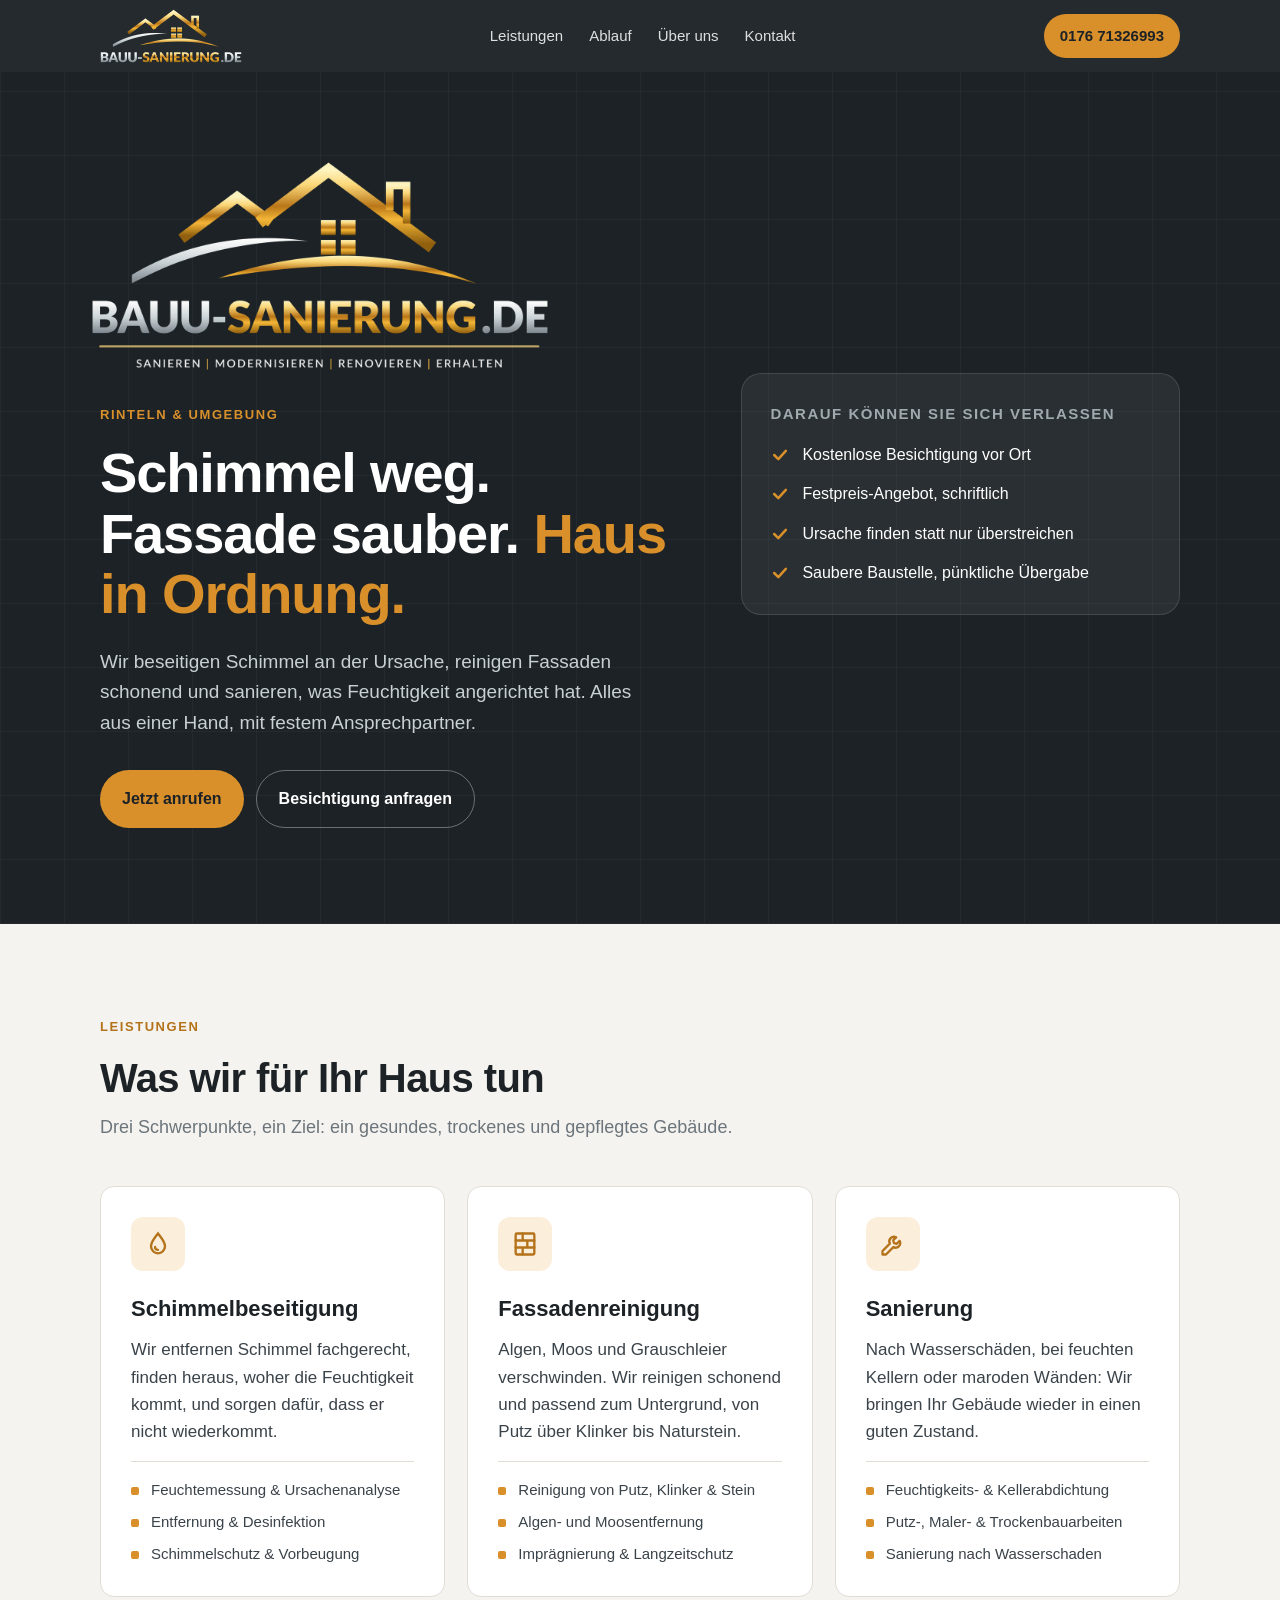
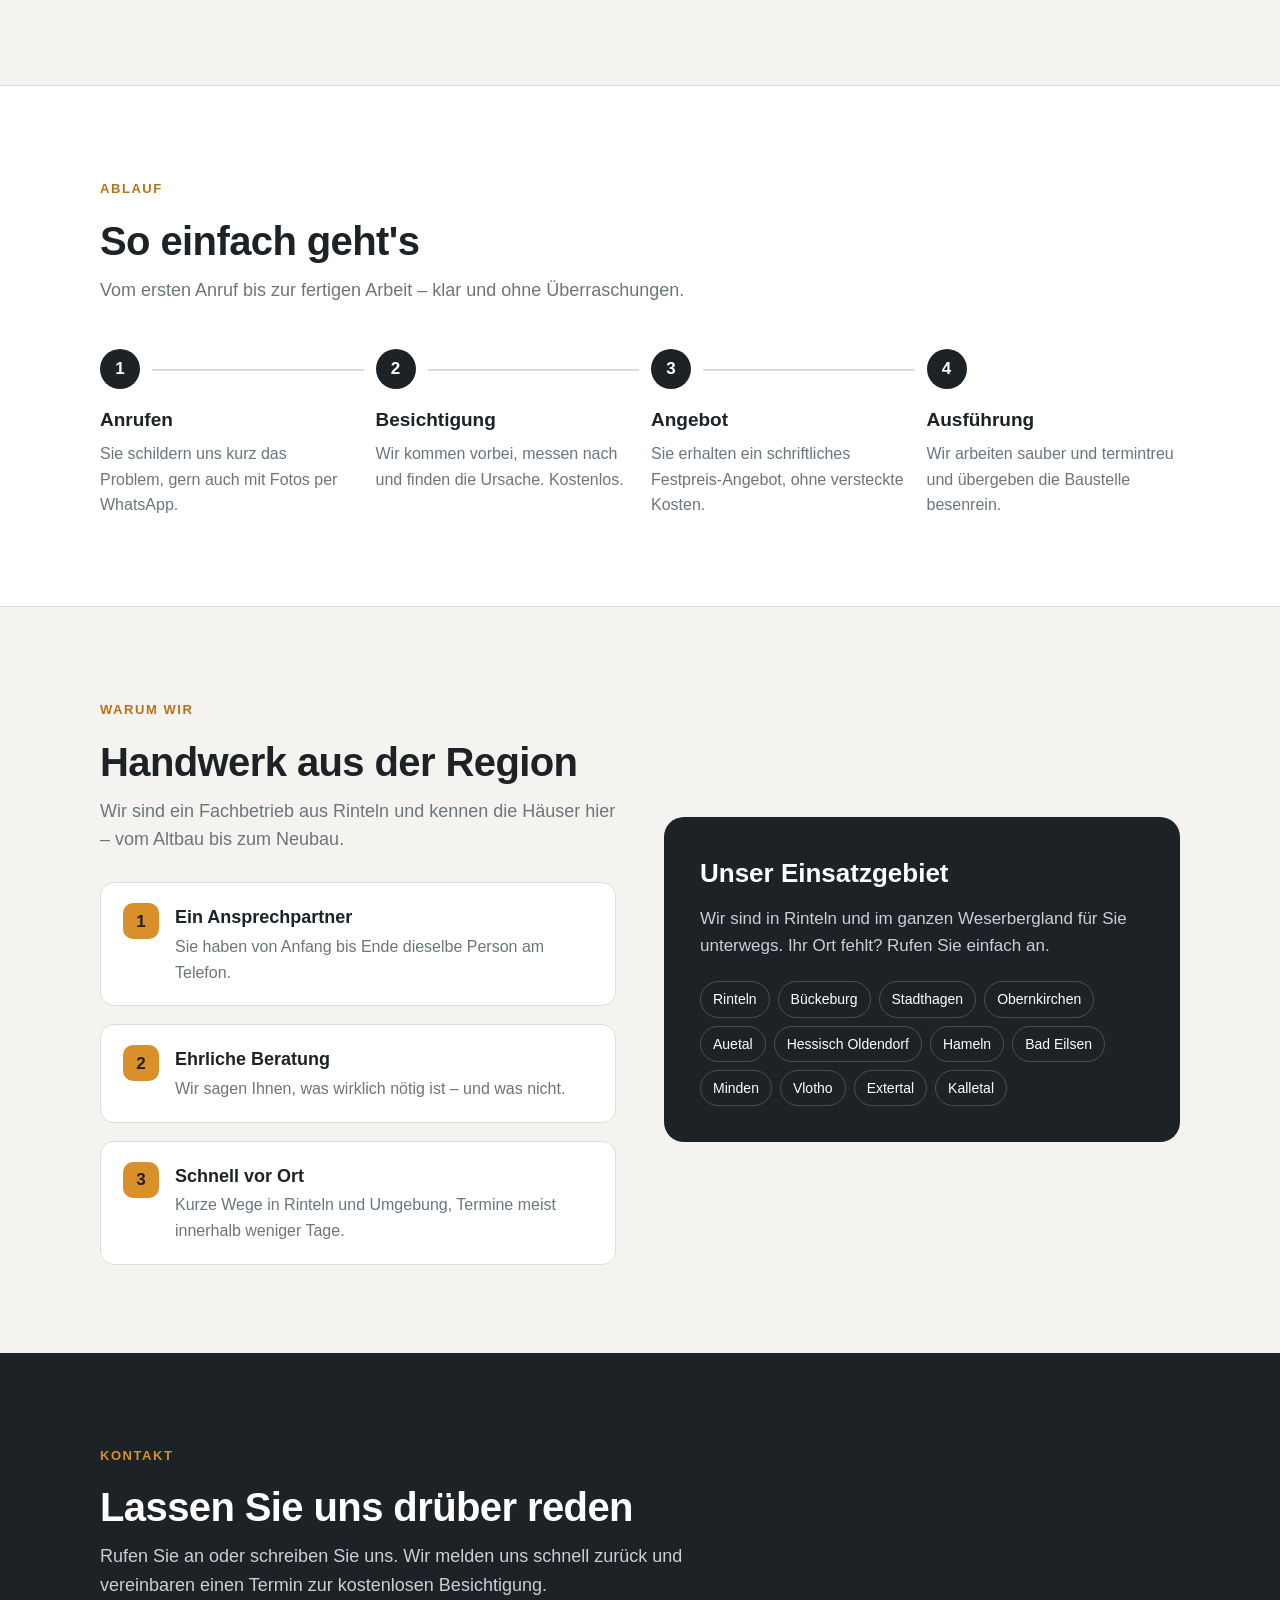
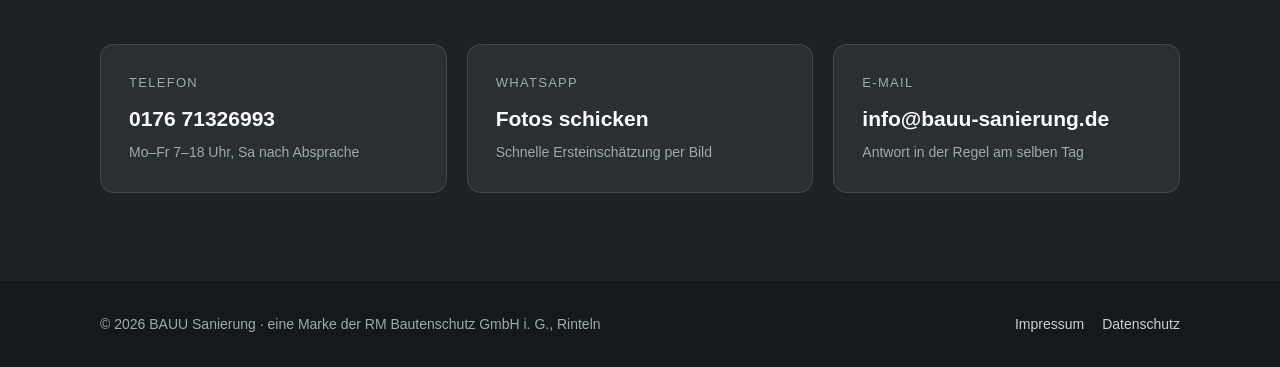
<file: index.html>
<!doctype html>
<html lang="de">
<head>
<meta charset="utf-8">
<meta name="viewport" content="width=device-width,initial-scale=1">
<title>BAUU Sanierung – Schimmelbeseitigung, Fassadenreinigung &amp; Sanierung in Rinteln</title>
<meta name="description" content="Schimmelbeseitigung, Fassadenreinigung und Sanierungen in Rinteln und Umgebung. Kostenlose Besichtigung und ehrliche Beratung. Jetzt anrufen: 0176 71326993.">
<link rel="stylesheet" href="style.css">
<link rel="icon" href="data:image/svg+xml,%3Csvg xmlns='http://www.w3.org/2000/svg' viewBox='0 0 32 32'%3E%3Crect width='32' height='32' rx='7' fill='%23d9902b'/%3E%3Cpath d='M7 16 16 8l9 8v9H7z' fill='none' stroke='%231c2226' stroke-width='2.6' stroke-linejoin='round'/%3E%3C/svg%3E">
</head>
<body>

<header>
  <div class="wrap nav">
    <a class="logo" href="#top">
      <img src="logo-header.webp" alt="BAUU-Sanierung.de" width="142" height="54">
    </a>
    <ul class="nav-links">
      <li><a href="#leistungen">Leistungen</a></li>
      <li><a href="#ablauf">Ablauf</a></li>
      <li><a href="#warum">Über uns</a></li>
      <li><a href="#kontakt">Kontakt</a></li>
    </ul>
    <a class="nav-cta" href="tel:+4917671326993">0176 71326993</a>
  </div>
</header>

<main id="top">
<section class="hero" style="padding:0">
  <div class="wrap hero-inner">
    <div>
      <img class="hero-logo" src="logo-full.webp" alt="BAUU-Sanierung.de – Sanieren, Modernisieren, Renovieren, Erhalten" width="460" height="212">
      <span class="eyebrow">Rinteln &amp; Umgebung</span>
      <h1>Schimmel weg. Fassade sauber. <span>Haus in Ordnung.</span></h1>
      <p class="lead">Wir beseitigen Schimmel an der Ursache, reinigen Fassaden schonend und sanieren, was Feuchtigkeit angerichtet hat. Alles aus einer Hand, mit festem Ansprechpartner.</p>
      <div class="btns">
        <a class="btn btn-primary" href="tel:+4917671326993">Jetzt anrufen</a>
        <a class="btn btn-ghost" href="#kontakt">Besichtigung anfragen</a>
      </div>
    </div>
    <div class="hero-card">
      <h3>Darauf können Sie sich verlassen</h3>
      <ul class="check">
        <li><svg width="20" height="20" viewBox="0 0 24 24" fill="none" stroke="#d9902b" stroke-width="3" stroke-linecap="round" stroke-linejoin="round"><path d="m5 12 5 5 9-10"/></svg>Kostenlose Besichtigung vor Ort</li>
        <li><svg width="20" height="20" viewBox="0 0 24 24" fill="none" stroke="#d9902b" stroke-width="3" stroke-linecap="round" stroke-linejoin="round"><path d="m5 12 5 5 9-10"/></svg>Festpreis-Angebot, schriftlich</li>
        <li><svg width="20" height="20" viewBox="0 0 24 24" fill="none" stroke="#d9902b" stroke-width="3" stroke-linecap="round" stroke-linejoin="round"><path d="m5 12 5 5 9-10"/></svg>Ursache finden statt nur überstreichen</li>
        <li><svg width="20" height="20" viewBox="0 0 24 24" fill="none" stroke="#d9902b" stroke-width="3" stroke-linecap="round" stroke-linejoin="round"><path d="m5 12 5 5 9-10"/></svg>Saubere Baustelle, pünktliche Übergabe</li>
      </ul>
    </div>
  </div>
</section>

<section id="leistungen">
  <div class="wrap">
    <div class="sec-head">
      <span class="eyebrow">Leistungen</span>
      <h2>Was wir für Ihr Haus tun</h2>
      <p>Drei Schwerpunkte, ein Ziel: ein gesundes, trockenes und gepflegtes Gebäude.</p>
    </div>
    <div class="grid-3">
      <article class="card">
        <div class="icon"><svg width="28" height="28" viewBox="0 0 24 24" fill="none" stroke="#b4731a" stroke-width="2" stroke-linecap="round"><path d="M12 3c3 4 6 7 6 11a6 6 0 0 1-12 0c0-4 3-7 6-11z"/><path d="M9.5 14.5a2.5 2.5 0 0 0 2.5 2.5"/></svg></div>
        <h3>Schimmelbeseitigung</h3>
        <p>Wir entfernen Schimmel fachgerecht, finden heraus, woher die Feuchtigkeit kommt, und sorgen dafür, dass er nicht wiederkommt.</p>
        <ul>
          <li>Feuchtemessung &amp; Ursachenanalyse</li>
          <li>Entfernung &amp; Desinfektion</li>
          <li>Schimmelschutz &amp; Vorbeugung</li>
        </ul>
      </article>
      <article class="card">
        <div class="icon"><svg width="28" height="28" viewBox="0 0 24 24" fill="none" stroke="#b4731a" stroke-width="2" stroke-linecap="round" stroke-linejoin="round"><rect x="4" y="3" width="16" height="18" rx="1"/><path d="M4 9h16M4 15h16M10 3v6M14 9v6M10 15v6"/></svg></div>
        <h3>Fassadenreinigung</h3>
        <p>Algen, Moos und Grauschleier verschwinden. Wir reinigen schonend und passend zum Untergrund, von Putz über Klinker bis Naturstein.</p>
        <ul>
          <li>Reinigung von Putz, Klinker &amp; Stein</li>
          <li>Algen- und Moosentfernung</li>
          <li>Imprägnierung &amp; Langzeitschutz</li>
        </ul>
      </article>
      <article class="card">
        <div class="icon"><svg width="28" height="28" viewBox="0 0 24 24" fill="none" stroke="#b4731a" stroke-width="2" stroke-linecap="round" stroke-linejoin="round"><path d="M14.7 6.3a4 4 0 0 0-5.4 5.4L3 18v3h3l6.3-6.3a4 4 0 0 0 5.4-5.4l-2.5 2.5-2.4-.6-.6-2.4z"/></svg></div>
        <h3>Sanierung</h3>
        <p>Nach Wasserschäden, bei feuchten Kellern oder maroden Wänden: Wir bringen Ihr Gebäude wieder in einen guten Zustand.</p>
        <ul>
          <li>Feuchtigkeits- &amp; Kellerabdichtung</li>
          <li>Putz-, Maler- &amp; Trockenbauarbeiten</li>
          <li>Sanierung nach Wasserschaden</li>
        </ul>
      </article>
    </div>
  </div>
</section>

<section class="steps-sec" id="ablauf">
  <div class="wrap">
    <div class="sec-head">
      <span class="eyebrow">Ablauf</span>
      <h2>So einfach geht's</h2>
      <p>Vom ersten Anruf bis zur fertigen Arbeit – klar und ohne Überraschungen.</p>
    </div>
    <div class="steps">
      <div class="step"><h3>Anrufen</h3><p>Sie schildern uns kurz das Problem, gern auch mit Fotos per WhatsApp.</p></div>
      <div class="step"><h3>Besichtigung</h3><p>Wir kommen vorbei, messen nach und finden die Ursache. Kostenlos.</p></div>
      <div class="step"><h3>Angebot</h3><p>Sie erhalten ein schriftliches Festpreis-Angebot, ohne versteckte Kosten.</p></div>
      <div class="step"><h3>Ausführung</h3><p>Wir arbeiten sauber und termintreu und übergeben die Baustelle besenrein.</p></div>
    </div>
  </div>
</section>

<section id="warum">
  <div class="wrap why">
    <div>
      <div class="sec-head" style="margin-bottom:28px">
        <span class="eyebrow">Warum wir</span>
        <h2>Handwerk aus der Region</h2>
        <p>Wir sind ein Fachbetrieb aus Rinteln und kennen die Häuser hier – vom Altbau bis zum Neubau.</p>
      </div>
      <div class="why-list">
        <div class="why-item"><span class="num">1</span><div><h3>Ein Ansprechpartner</h3><p>Sie haben von Anfang bis Ende dieselbe Person am Telefon.</p></div></div>
        <div class="why-item"><span class="num">2</span><div><h3>Ehrliche Beratung</h3><p>Wir sagen Ihnen, was wirklich nötig ist – und was nicht.</p></div></div>
        <div class="why-item"><span class="num">3</span><div><h3>Schnell vor Ort</h3><p>Kurze Wege in Rinteln und Umgebung, Termine meist innerhalb weniger Tage.</p></div></div>
      </div>
    </div>
    <div class="area">
      <h3>Unser Einsatzgebiet</h3>
      <p>Wir sind in Rinteln und im ganzen Weserbergland für Sie unterwegs. Ihr Ort fehlt? Rufen Sie einfach an.</p>
      <div class="tags">
        <span>Rinteln</span><span>Bückeburg</span><span>Stadthagen</span><span>Obernkirchen</span><span>Auetal</span><span>Hessisch Oldendorf</span><span>Hameln</span><span>Bad Eilsen</span><span>Minden</span><span>Vlotho</span><span>Extertal</span><span>Kalletal</span>
      </div>
    </div>
  </div>
</section>

<section class="contact" id="kontakt">
  <div class="wrap">
    <div class="sec-head">
      <span class="eyebrow">Kontakt</span>
      <h2>Lassen Sie uns drüber reden</h2>
      <p>Rufen Sie an oder schreiben Sie uns. Wir melden uns schnell zurück und vereinbaren einen Termin zur kostenlosen Besichtigung.</p>
    </div>
    <div class="contact-grid">
      <a class="c-card" href="tel:+4917671326993"><div class="label">Telefon</div><div class="val">0176 71326993</div><div class="hint">Mo–Fr 7–18 Uhr, Sa nach Absprache</div></a>
      <a class="c-card" href="https://wa.me/4917671326993"><div class="label">WhatsApp</div><div class="val">Fotos schicken</div><div class="hint">Schnelle Ersteinschätzung per Bild</div></a>
      <a class="c-card" href="mailto:info@bauu-sanierung.de"><div class="label">E-Mail</div><div class="val">info@bauu-sanierung.de</div><div class="hint">Antwort in der Regel am selben Tag</div></a>
    </div>
  </div>
</section>
</main>

<footer>
  <div class="wrap foot">
    <span>© 2026 BAUU Sanierung · eine Marke der RM Bautenschutz GmbH i. G., Rinteln</span>
    <span><a href="impressum.html">Impressum</a><a href="datenschutz.html">Datenschutz</a></span>
  </div>
</footer>

<div class="callbar">
  <a href="tel:+4917671326993">Anrufen</a>
  <a href="https://wa.me/4917671326993">WhatsApp</a>
</div>

</body>
</html>
</file>
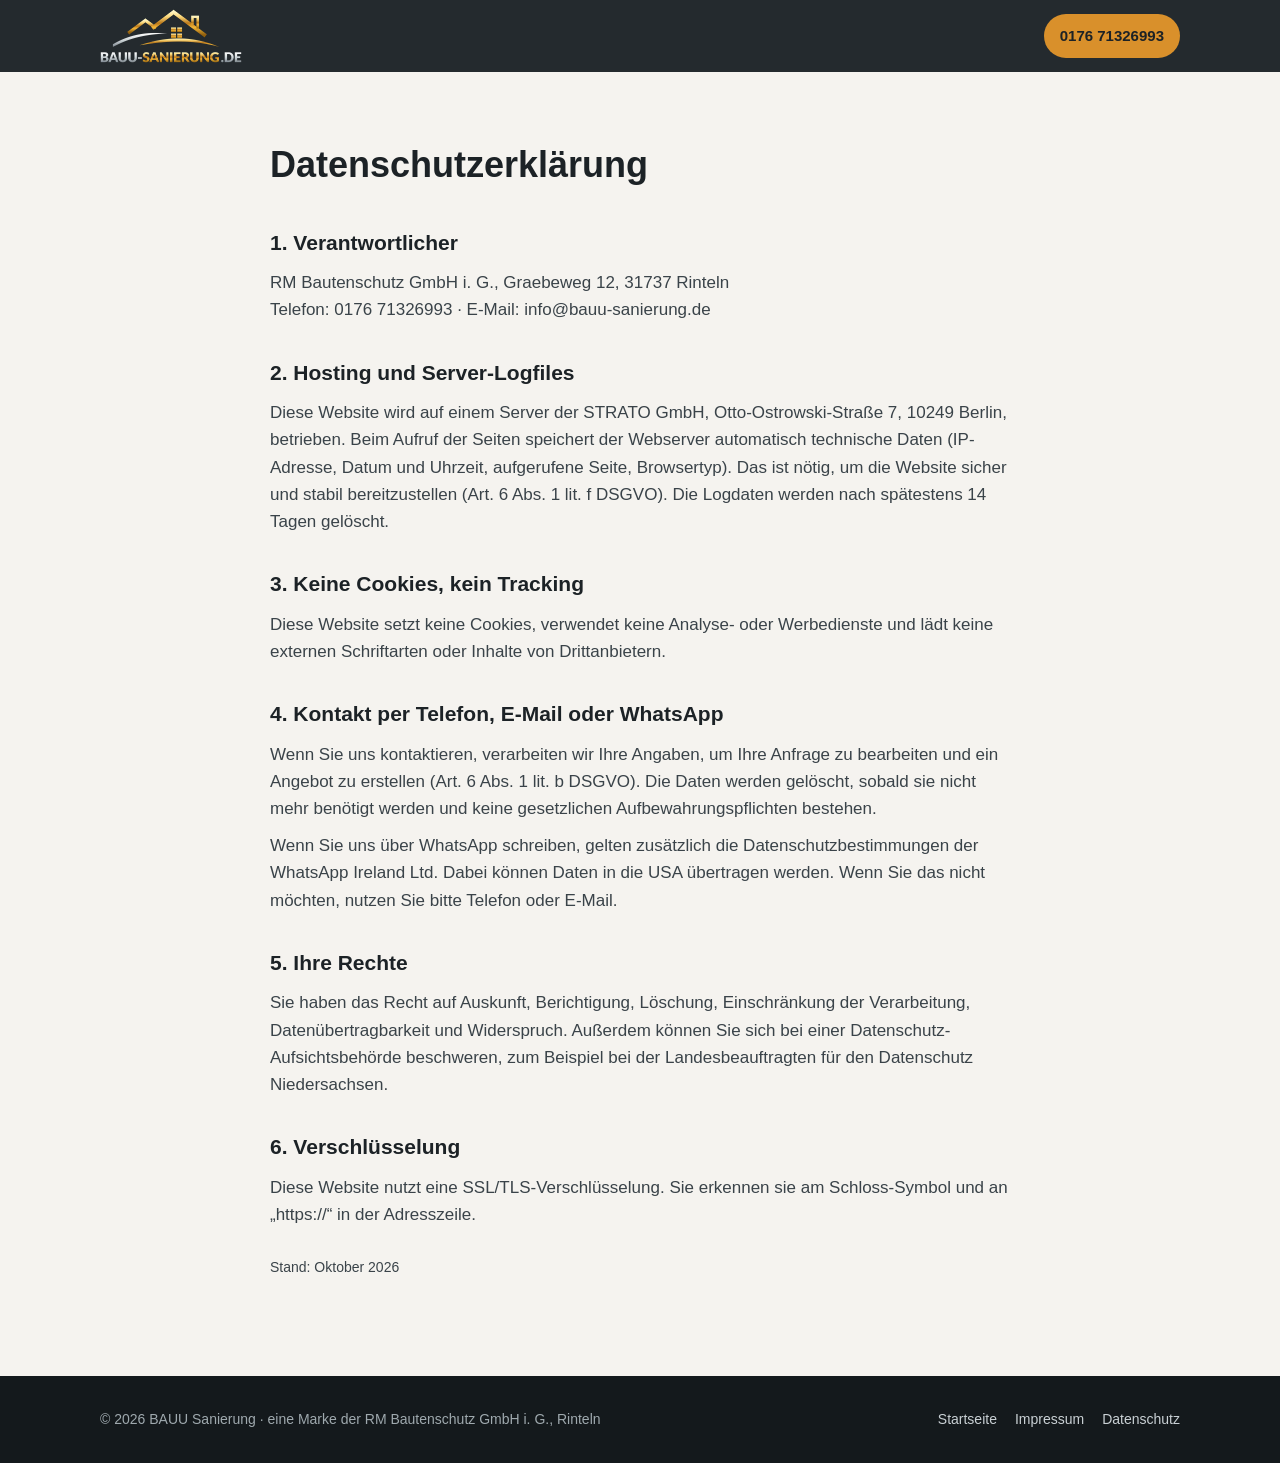
<file: datenschutz.html>
<!doctype html>
<html lang="de">
<head>
<meta charset="utf-8">
<meta name="viewport" content="width=device-width,initial-scale=1">
<title>Datenschutz – BAUU Sanierung</title>
<meta name="robots" content="noindex">
<link rel="stylesheet" href="style.css">
</head>
<body>
<header>
  <div class="wrap nav">
    <a class="logo" href="index.html">
      <img src="logo-header.webp" alt="BAUU-Sanierung.de" width="142" height="54">
    </a>
    <a class="nav-cta" href="tel:+4917671326993">0176 71326993</a>
  </div>
</header>
<main class="legal"><div class="wrap">
<h1>Datenschutzerklärung</h1>
<h2>1. Verantwortlicher</h2>
<p>RM Bautenschutz GmbH i. G., Graebeweg 12, 31737 Rinteln<br>Telefon: 0176 71326993 · E-Mail: info@bauu-sanierung.de</p>
<h2>2. Hosting und Server-Logfiles</h2>
<p>Diese Website wird auf einem Server der STRATO GmbH, Otto-Ostrowski-Straße 7, 10249 Berlin, betrieben. Beim Aufruf der Seiten speichert der Webserver automatisch technische Daten (IP-Adresse, Datum und Uhrzeit, aufgerufene Seite, Browsertyp). Das ist nötig, um die Website sicher und stabil bereitzustellen (Art. 6 Abs. 1 lit. f DSGVO). Die Logdaten werden nach spätestens 14 Tagen gelöscht.</p>
<h2>3. Keine Cookies, kein Tracking</h2>
<p>Diese Website setzt keine Cookies, verwendet keine Analyse- oder Werbedienste und lädt keine externen Schriftarten oder Inhalte von Drittanbietern.</p>
<h2>4. Kontakt per Telefon, E-Mail oder WhatsApp</h2>
<p>Wenn Sie uns kontaktieren, verarbeiten wir Ihre Angaben, um Ihre Anfrage zu bearbeiten und ein Angebot zu erstellen (Art. 6 Abs. 1 lit. b DSGVO). Die Daten werden gelöscht, sobald sie nicht mehr benötigt werden und keine gesetzlichen Aufbewahrungspflichten bestehen.</p>
<p>Wenn Sie uns über WhatsApp schreiben, gelten zusätzlich die Datenschutzbestimmungen der WhatsApp Ireland Ltd. Dabei können Daten in die USA übertragen werden. Wenn Sie das nicht möchten, nutzen Sie bitte Telefon oder E-Mail.</p>
<h2>5. Ihre Rechte</h2>
<p>Sie haben das Recht auf Auskunft, Berichtigung, Löschung, Einschränkung der Verarbeitung, Datenübertragbarkeit und Widerspruch. Außerdem können Sie sich bei einer Datenschutz-Aufsichtsbehörde beschweren, zum Beispiel bei der Landesbeauftragten für den Datenschutz Niedersachsen.</p>
<h2>6. Verschlüsselung</h2>
<p>Diese Website nutzt eine SSL/TLS-Verschlüsselung. Sie erkennen sie am Schloss-Symbol und an „https://“ in der Adresszeile.</p>
<p style="margin-top:28px;font-size:14px">Stand: Oktober 2026</p>
</div></main>
<footer>
  <div class="wrap foot">
    <span>© 2026 BAUU Sanierung · eine Marke der RM Bautenschutz GmbH i. G., Rinteln</span>
    <span><a href="index.html">Startseite</a><a href="impressum.html">Impressum</a><a href="datenschutz.html">Datenschutz</a></span>
  </div>
</footer>
</body>
</html>
</file>
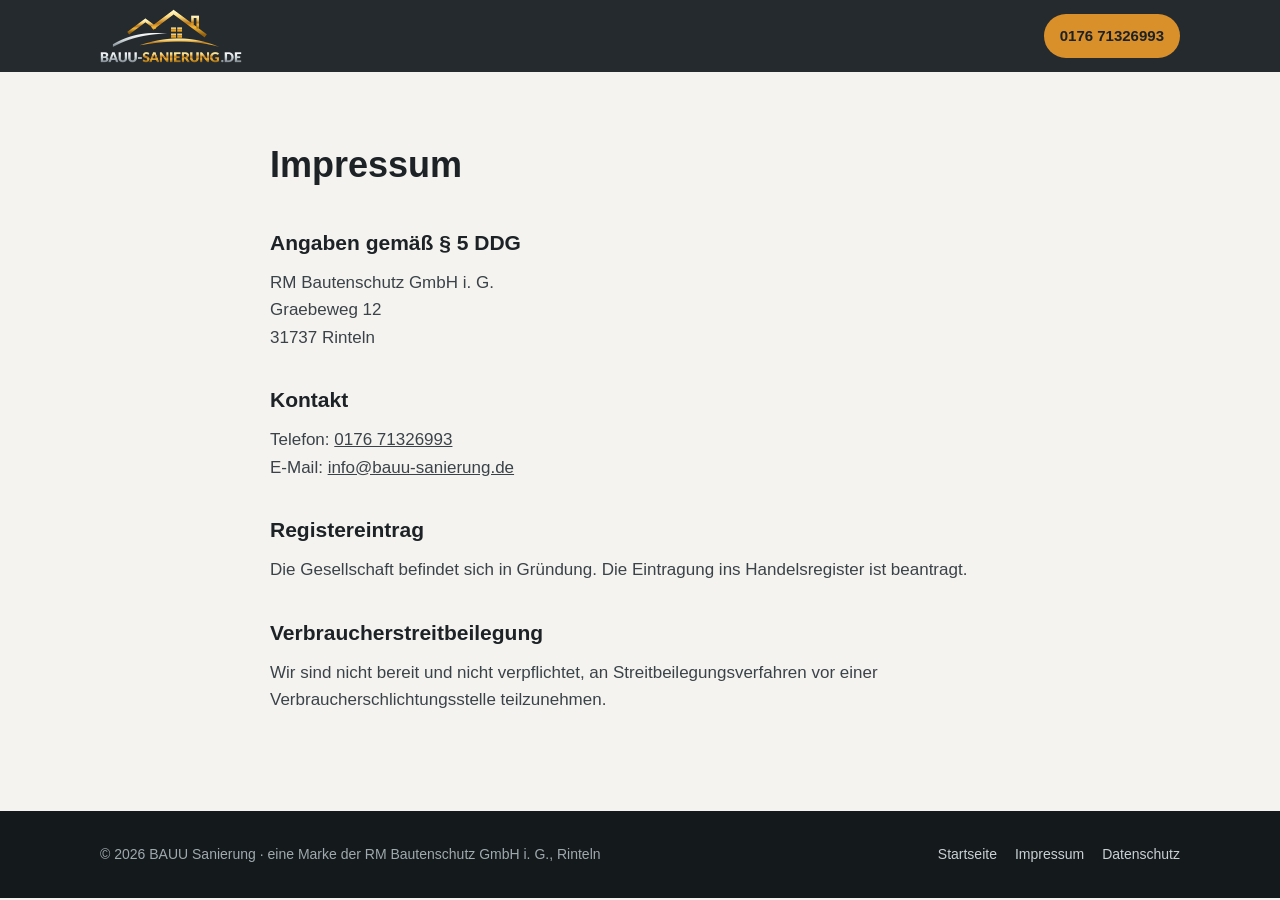
<file: impressum.html>
<!doctype html>
<html lang="de">
<head>
<meta charset="utf-8">
<meta name="viewport" content="width=device-width,initial-scale=1">
<title>Impressum – BAUU Sanierung</title>
<meta name="robots" content="noindex">
<link rel="stylesheet" href="style.css">
</head>
<body>
<header>
  <div class="wrap nav">
    <a class="logo" href="index.html">
      <img src="logo-header.webp" alt="BAUU-Sanierung.de" width="142" height="54">
    </a>
    <a class="nav-cta" href="tel:+4917671326993">0176 71326993</a>
  </div>
</header>
<main class="legal"><div class="wrap">
<h1>Impressum</h1>
<h2>Angaben gemäß § 5 DDG</h2>
<p>RM Bautenschutz GmbH i. G.<br>Graebeweg 12<br>31737 Rinteln</p>
<h2>Kontakt</h2>
<p>Telefon: <a href="tel:+4917671326993">0176 71326993</a><br>E-Mail: <a href="mailto:info@bauu-sanierung.de">info@bauu-sanierung.de</a></p>
<h2>Registereintrag</h2>
<p>Die Gesellschaft befindet sich in Gründung. Die Eintragung ins Handelsregister ist beantragt.</p>
<h2>Verbraucherstreitbeilegung</h2>
<p>Wir sind nicht bereit und nicht verpflichtet, an Streitbeilegungsverfahren vor einer Verbraucherschlichtungsstelle teilzunehmen.</p>
</div></main>
<footer>
  <div class="wrap foot">
    <span>© 2026 BAUU Sanierung · eine Marke der RM Bautenschutz GmbH i. G., Rinteln</span>
    <span><a href="index.html">Startseite</a><a href="impressum.html">Impressum</a><a href="datenschutz.html">Datenschutz</a></span>
  </div>
</footer>
</body>
</html>
</file>
<file: style.css>
:root{
  --ink:#1c2226;
  --ink-2:#3a4349;
  --muted:#6b757b;
  --bg:#f5f3ef;
  --card:#ffffff;
  --line:#e2ddd4;
  --accent:#d9902b;
  --accent-dark:#b4731a;
  --dark:#1c2226;
  --radius:14px;
  --max:1120px;
}
*{box-sizing:border-box;margin:0;padding:0}
html{scroll-behavior:smooth}
body{font-family:-apple-system,BlinkMacSystemFont,"Segoe UI",Roboto,"Helvetica Neue",Arial,sans-serif;color:var(--ink);background:var(--bg);line-height:1.6;font-size:17px}
img,svg{display:block;max-width:100%}
a{color:inherit}
.wrap{max-width:var(--max);margin:0 auto;padding:0 20px}

/* Header */
header{position:sticky;top:0;z-index:20;background:rgba(28,34,38,.96);backdrop-filter:blur(8px);color:#fff}
.nav{display:flex;align-items:center;justify-content:space-between;height:72px;gap:16px}
.logo img{height:54px;width:auto}
.hero-logo{width:100%;max-width:460px;height:auto;margin:0 0 28px -10px}
.logo{display:flex;align-items:center;gap:10px;text-decoration:none;font-weight:800;letter-spacing:.02em;font-size:20px}
.logo-mark{width:34px;height:34px;border-radius:8px;background:var(--accent);display:grid;place-items:center}
.logo small{display:block;font-weight:500;font-size:11px;letter-spacing:.08em;opacity:.7;text-transform:uppercase}
.nav-links{display:flex;gap:26px;list-style:none}
.nav-links a{text-decoration:none;font-size:15px;opacity:.85}
.nav-links a:hover{opacity:1;color:var(--accent)}
.nav-cta{background:var(--accent);color:var(--ink);text-decoration:none;font-weight:700;padding:10px 16px;border-radius:999px;font-size:15px;white-space:nowrap}
.nav-cta:hover{background:#e9a447}

/* Hero */
.hero{background:var(--dark);color:#fff;position:relative;overflow:hidden}
.hero::after{content:"";position:absolute;inset:0;background:
  repeating-linear-gradient(90deg,rgba(255,255,255,.035) 0 1px,transparent 1px 64px),
  repeating-linear-gradient(0deg,rgba(255,255,255,.035) 0 1px,transparent 1px 64px);pointer-events:none}
.hero-inner{position:relative;z-index:1;display:grid;grid-template-columns:1.15fr .85fr;gap:48px;align-items:center;padding:88px 20px 96px}
.eyebrow{display:inline-block;font-size:13px;letter-spacing:.12em;text-transform:uppercase;color:var(--accent);font-weight:700;margin-bottom:18px}
.hero h1{font-size:clamp(34px,5vw,56px);line-height:1.08;letter-spacing:-.02em;margin-bottom:22px}
.hero h1 span{color:var(--accent)}
.hero p.lead{font-size:19px;color:#c9d0d4;max-width:540px;margin-bottom:32px}
.btns{display:flex;flex-wrap:wrap;gap:12px}
.btn{display:inline-flex;align-items:center;gap:10px;padding:15px 22px;border-radius:999px;text-decoration:none;font-weight:700;font-size:16px}
.btn-primary{background:var(--accent);color:var(--ink)}
.btn-primary:hover{background:#e9a447}
.btn-ghost{border:1.5px solid rgba(255,255,255,.35);color:#fff}
.btn-ghost:hover{border-color:#fff}
.hero-card{background:rgba(255,255,255,.06);border:1px solid rgba(255,255,255,.12);border-radius:20px;padding:28px}
.hero-card h3{font-size:15px;text-transform:uppercase;letter-spacing:.1em;color:#9fa9ae;margin-bottom:16px}
.check{list-style:none;display:grid;gap:14px}
.check li{display:flex;gap:12px;align-items:flex-start;font-size:16px}
.check li svg{flex:none;margin-top:3px}

/* Sections */
section{padding:88px 0}
.sec-head{max-width:640px;margin-bottom:44px}
.sec-head .eyebrow{color:var(--accent-dark)}
.sec-head h2{font-size:clamp(28px,3.6vw,40px);line-height:1.15;letter-spacing:-.015em;margin-bottom:12px}
.sec-head p{color:var(--muted);font-size:18px}

.grid-3{display:grid;grid-template-columns:repeat(3,1fr);gap:22px}
.card{background:var(--card);border:1px solid var(--line);border-radius:var(--radius);padding:30px;display:flex;flex-direction:column}
.card .icon{width:54px;height:54px;border-radius:12px;background:#fbefdc;display:grid;place-items:center;margin-bottom:20px}
.card h3{font-size:22px;margin-bottom:10px}
.card p{color:var(--ink-2);margin-bottom:16px}
.card ul{list-style:none;display:grid;gap:8px;margin-top:auto;padding-top:16px;border-top:1px solid var(--line)}
.card ul li{font-size:15px;color:var(--ink-2);padding-left:20px;position:relative}
.card ul li::before{content:"";position:absolute;left:0;top:9px;width:8px;height:8px;border-radius:2px;background:var(--accent)}

/* Steps */
.steps-sec{background:#fff;border-top:1px solid var(--line);border-bottom:1px solid var(--line)}
.steps{display:grid;grid-template-columns:repeat(4,1fr);gap:22px;counter-reset:s}
.step{position:relative;padding-top:56px}
.step::before{counter-increment:s;content:counter(s);position:absolute;top:0;left:0;width:40px;height:40px;border-radius:50%;background:var(--ink);color:#fff;font-weight:800;display:grid;place-items:center}
.step::after{content:"";position:absolute;top:20px;left:52px;right:-10px;height:2px;background:var(--line)}
.step:last-child::after{display:none}
.step h3{font-size:19px;margin-bottom:6px}
.step p{color:var(--muted);font-size:16px}

/* Why */
.why{display:grid;grid-template-columns:1fr 1fr;gap:48px;align-items:center}
.why-list{display:grid;gap:18px}
.why-item{display:flex;gap:16px;background:#fff;border:1px solid var(--line);border-radius:var(--radius);padding:20px 22px}
.why-item .num{flex:none;width:36px;height:36px;border-radius:10px;background:var(--accent);display:grid;place-items:center;font-weight:800}
.why-item h3{font-size:18px;margin-bottom:2px}
.why-item p{color:var(--muted);font-size:16px}
.area{background:var(--dark);color:#fff;border-radius:20px;padding:36px;position:relative;overflow:hidden}
.area h3{font-size:26px;margin-bottom:10px}
.area p{color:#c9d0d4;margin-bottom:22px}
.tags{display:flex;flex-wrap:wrap;gap:8px}
.tags span{border:1px solid rgba(255,255,255,.2);padding:6px 12px;border-radius:999px;font-size:14px}

/* Contact */
.contact{background:var(--dark);color:#fff}
.contact .sec-head p{color:#c9d0d4}
.contact .sec-head .eyebrow{color:var(--accent)}
.contact-grid{display:grid;grid-template-columns:repeat(3,1fr);gap:20px}
.c-card{display:block;text-decoration:none;background:rgba(255,255,255,.06);border:1px solid rgba(255,255,255,.12);border-radius:var(--radius);padding:28px;transition:border-color .2s,transform .2s}
a.c-card:hover{border-color:var(--accent);transform:translateY(-2px)}
.c-card .label{font-size:13px;text-transform:uppercase;letter-spacing:.1em;color:#9fa9ae;margin-bottom:8px}
.c-card .val{font-size:21px;font-weight:700;word-break:break-word}
.c-card .hint{font-size:14px;color:#9fa9ae;margin-top:6px}

/* Footer */
footer{background:#14191c;color:#9fa9ae;padding:32px 0;font-size:14px}
.foot{display:flex;flex-wrap:wrap;justify-content:space-between;gap:12px}
.foot a{color:#c9d0d4;text-decoration:none;margin-left:18px}
.foot a:hover{color:var(--accent)}

/* Legal pages */
.legal{padding:64px 0 88px}
.legal .wrap{max-width:780px}
.legal h1{font-size:36px;margin-bottom:28px}
.legal h2{font-size:21px;margin:32px 0 10px}
.legal p,.legal li{color:var(--ink-2);margin-bottom:10px}
.legal ul{padding-left:20px}
.todo{background:#fff4d6;border:1px dashed var(--accent-dark);padding:2px 6px;border-radius:4px}

/* Mobile call bar */
.callbar{display:none}

@media (max-width:900px){
  .nav-links{display:none}
  .hero-logo{max-width:340px}
  .hero-inner{grid-template-columns:1fr;padding:64px 20px 72px;gap:36px}
  .grid-3,.contact-grid{grid-template-columns:1fr}
  .steps{grid-template-columns:1fr 1fr;gap:32px 22px}
  .step::after{display:none}
  .why{grid-template-columns:1fr}
  section{padding:64px 0}
}
@media (max-width:560px){
  body{font-size:16px;padding-bottom:64px}
  .steps{grid-template-columns:1fr}
  .nav-cta{display:none}
  .callbar{display:flex;position:fixed;left:0;right:0;bottom:0;z-index:30;background:var(--ink);border-top:1px solid rgba(255,255,255,.1)}
  .callbar a{flex:1;text-align:center;padding:16px 8px;color:#fff;text-decoration:none;font-weight:700}
  .callbar a:first-child{background:var(--accent);color:var(--ink)}
  .foot a{margin:0 18px 0 0}
}
</file>
